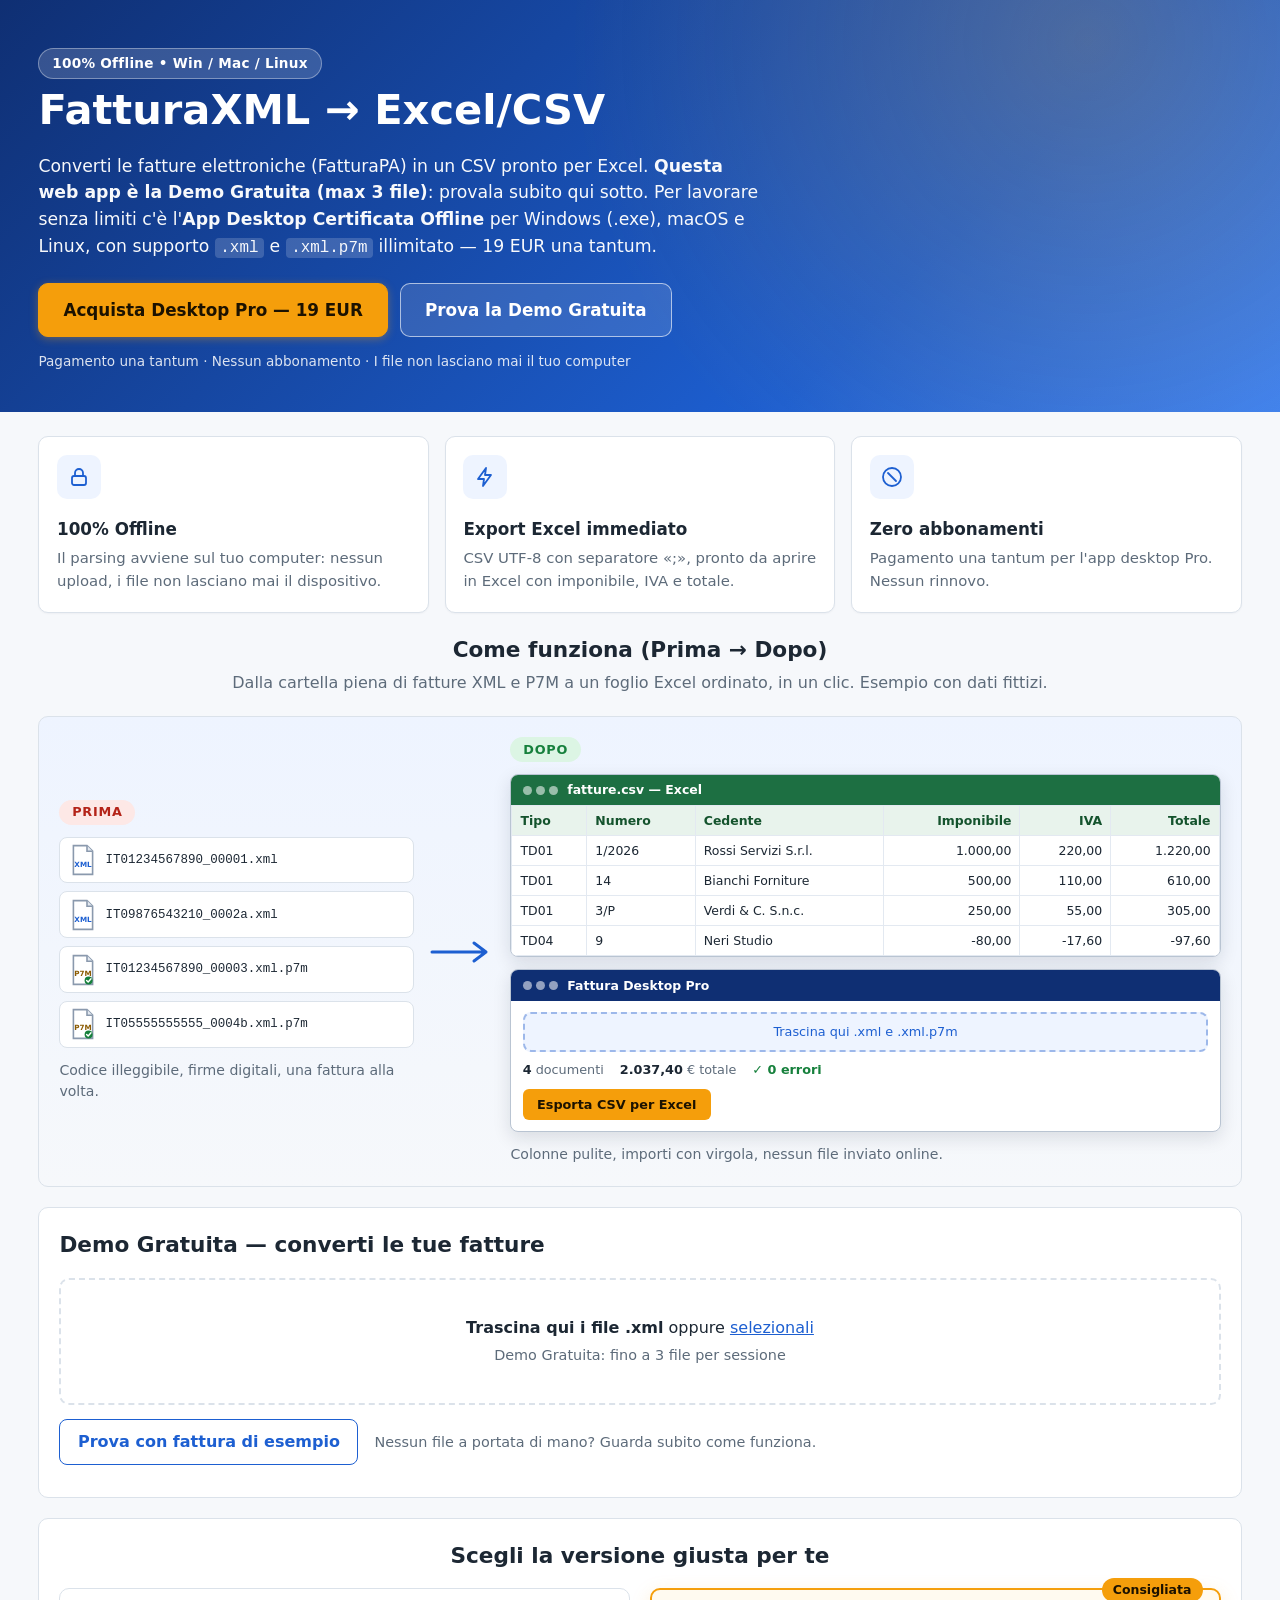
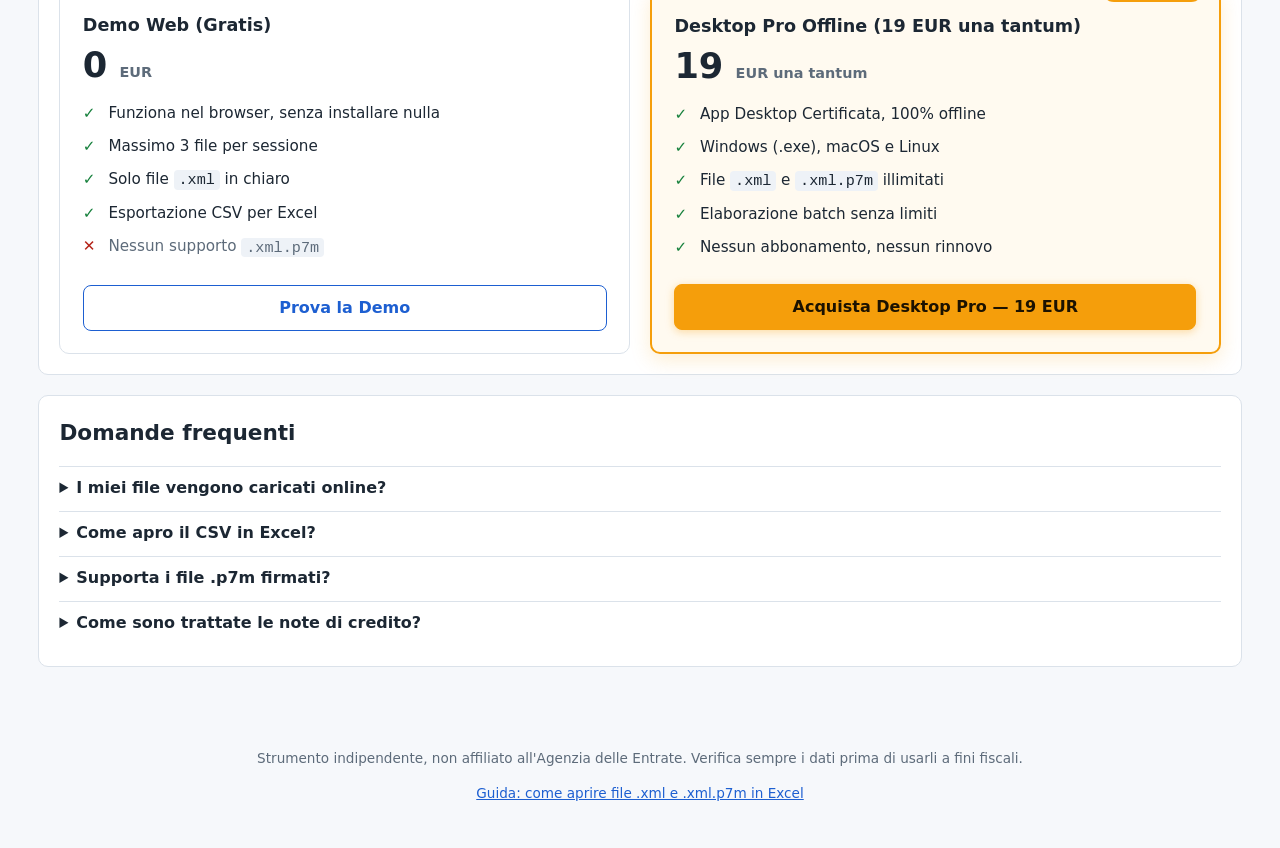
<file: index.html>
<!DOCTYPE html>
<html lang="it">
<head>
  <meta charset="utf-8">
  <meta name="viewport" content="width=device-width, initial-scale=1">
  <title>FatturaXML → Excel/CSV — Demo Gratuita e App Desktop Offline</title>
  <meta name="description" content="Prova gratis la conversione di fatture elettroniche XML in CSV/Excel (max 3 file). Versione Pro da 19 EUR: app desktop offline per Windows, macOS e Linux, .xml e .xml.p7m illimitati.">
  <meta name="robots" content="index, follow">
  <meta property="og:type" content="website">
  <meta property="og:locale" content="it_IT">
  <meta property="og:title" content="FatturaXML → Excel/CSV — Demo Gratuita e App Desktop Offline">
  <meta property="og:description" content="Demo web gratuita (max 3 file) e app desktop Pro offline da 19 EUR una tantum per Windows, macOS e Linux. Nessun abbonamento.">
  <meta name="twitter:card" content="summary">
  <meta property="og:url" content="https://skappax.github.io/fattura-xml-csv/">
  <link rel="canonical" href="https://skappax.github.io/fattura-xml-csv/">
  <script type="application/ld+json">
  [
    {
      "@context": "https://schema.org",
      "@type": "SoftwareApplication",
      "name": "FatturaXML Desktop Pro",
      "applicationCategory": "BusinessApplication",
      "operatingSystem": "Windows, macOS, Linux",
      "inLanguage": "it",
      "url": "https://skappax.github.io/fattura-xml-csv/",
      "description": "Converte fatture elettroniche XML e XML.P7M in CSV/Excel, 100% offline.",
      "offers": {"@type": "Offer", "price": "19.00", "priceCurrency": "EUR"}
    },
    {
      "@context": "https://schema.org",
      "@type": "FAQPage",
      "inLanguage": "it",
      "mainEntity": [
        {"@type": "Question", "name": "I miei file vengono caricati online?",
         "acceptedAnswer": {"@type": "Answer", "text": "No. Il parsing avviene nel tuo browser (Demo) o sul tuo computer (Desktop Pro); nessun file lascia il tuo dispositivo."}},
        {"@type": "Question", "name": "Come apro il CSV in Excel?",
         "acceptedAnswer": {"@type": "Answer", "text": "Doppio clic sul file: il BOM UTF-8 e il separatore «;» fanno aprire correttamente accenti e colonne."}},
        {"@type": "Question", "name": "Supporta i file .p7m firmati?",
         "acceptedAnswer": {"@type": "Answer", "text": "La Demo Web legge solo XML FatturaPA in chiaro. L'App Desktop Pro supporta .xml e .xml.p7m senza limiti."}},
        {"@type": "Question", "name": "Come sono trattate le note di credito?",
         "acceptedAnswer": {"@type": "Answer", "text": "Gli importi sono riportati come nel file, senza cambiare segno; il tipo documento (es. TD04) è nella colonna «Tipo»."}}
      ]
    }
  ]
  </script>
  <link rel="stylesheet" href="style.css">
</head>
<body>
  <header class="hero">
    <div class="container">
      <p class="badge">100% Offline • Win / Mac / Linux</p>
      <h1>FatturaXML → Excel/CSV</h1>
      <p class="lead">Converti le fatture elettroniche (FatturaPA) in un CSV pronto per Excel.
        <strong>Questa web app è la Demo Gratuita (max 3 file)</strong>: provala subito qui sotto.
        Per lavorare senza limiti c'è l'<strong>App Desktop Certificata Offline</strong> per Windows (.exe),
        macOS e Linux, con supporto <code>.xml</code> e <code>.xml.p7m</code> illimitato — 19&nbsp;EUR una tantum.</p>
      <div class="hero-cta">
        <a class="btn btn-pro btn-lg" href="https://buy.stripe.com/3cI14q2vE1YC8L1fOeeAg05">Acquista Desktop Pro — 19 EUR</a>
        <a class="btn btn-ghost btn-lg" href="#tool-title">Prova la Demo Gratuita</a>
      </div>
      <p class="hero-note">Pagamento una tantum · Nessun abbonamento · I file non lasciano mai il tuo computer</p>
    </div>
  </header>

  <main class="container">
    <section class="strengths" aria-label="Punti di forza">
      <article class="card">
        <svg class="icon" viewBox="0 0 24 24" aria-hidden="true"><rect x="5" y="11" width="14" height="9" rx="2"/><path d="M8 11V8a4 4 0 0 1 8 0v3"/></svg>
        <h3>100% Offline</h3>
        <p>Il parsing avviene sul tuo computer: nessun upload, i file non lasciano mai il dispositivo.</p>
      </article>
      <article class="card">
        <svg class="icon" viewBox="0 0 24 24" aria-hidden="true"><path d="M13 3 5 14h6l-1 7 8-11h-6z"/></svg>
        <h3>Export Excel immediato</h3>
        <p>CSV UTF-8 con separatore «;», pronto da aprire in Excel con imponibile, IVA e totale.</p>
      </article>
      <article class="card">
        <svg class="icon" viewBox="0 0 24 24" aria-hidden="true"><circle cx="12" cy="12" r="9"/><path d="m8 8 8 8"/></svg>
        <h3>Zero abbonamenti</h3>
        <p>Pagamento una tantum per l'app desktop Pro. Nessun rinnovo.</p>
      </article>
    </section>

    <section class="how" aria-labelledby="how-title">
      <h2 id="how-title">Come funziona (Prima → Dopo)</h2>
      <p class="how-intro">Dalla cartella piena di fatture XML e P7M a un foglio Excel ordinato, in un clic.
        Esempio con dati fittizi.</p>
      <figure class="flow" aria-label="Prima: file .xml e .xml.p7m. Dopo: tabella Excel e finestra Desktop Pro con gli stessi dati.">
        <div class="flow-step" aria-hidden="true">
          <p class="flow-label flow-before">Prima</p>
          <ul class="files">
            <li><svg viewBox="0 0 32 40"><path class="doc" d="M4 2h17l7 7v29H4z"/><path class="fold" d="M21 2v7h7"/><text x="16" y="29" text-anchor="middle">XML</text></svg><span>IT01234567890_00001.xml</span></li>
            <li><svg viewBox="0 0 32 40"><path class="doc" d="M4 2h17l7 7v29H4z"/><path class="fold" d="M21 2v7h7"/><text x="16" y="29" text-anchor="middle">XML</text></svg><span>IT09876543210_0002a.xml</span></li>
            <li class="signed"><svg viewBox="0 0 32 40"><path class="doc" d="M4 2h17l7 7v29H4z"/><path class="fold" d="M21 2v7h7"/><text x="16" y="27" text-anchor="middle">P7M</text><circle class="seal" cx="23" cy="33" r="5"/><path class="tick" d="m20.5 33 2 2 3.5-4"/></svg><span>IT01234567890_00003.xml.p7m</span></li>
            <li class="signed"><svg viewBox="0 0 32 40"><path class="doc" d="M4 2h17l7 7v29H4z"/><path class="fold" d="M21 2v7h7"/><text x="16" y="27" text-anchor="middle">P7M</text><circle class="seal" cx="23" cy="33" r="5"/><path class="tick" d="m20.5 33 2 2 3.5-4"/></svg><span>IT05555555555_0004b.xml.p7m</span></li>
          </ul>
          <p class="flow-cap">Codice illeggibile, firme digitali, una fattura alla volta.</p>
        </div>

        <svg class="flow-arrow" viewBox="0 0 64 24" aria-hidden="true"><path d="M2 12h54m-12-9 12 9-12 9"/></svg>

        <div class="flow-step" aria-hidden="true">
          <p class="flow-label flow-after">Dopo</p>
          <div class="mock sheet">
            <div class="mock-bar sheet-bar"><span class="dots"><i></i><i></i><i></i></span>fatture.csv — Excel</div>
            <table class="mock-table">
              <thead><tr><th>Tipo</th><th>Numero</th><th>Cedente</th><th class="num">Imponibile</th><th class="num">IVA</th><th class="num">Totale</th></tr></thead>
              <tbody>
                <tr><td>TD01</td><td>1/2026</td><td>Rossi Servizi S.r.l.</td><td class="num">1.000,00</td><td class="num">220,00</td><td class="num">1.220,00</td></tr>
                <tr><td>TD01</td><td>14</td><td>Bianchi Forniture</td><td class="num">500,00</td><td class="num">110,00</td><td class="num">610,00</td></tr>
                <tr><td>TD01</td><td>3/P</td><td>Verdi &amp; C. S.n.c.</td><td class="num">250,00</td><td class="num">55,00</td><td class="num">305,00</td></tr>
                <tr><td>TD04</td><td>9</td><td>Neri Studio</td><td class="num">-80,00</td><td class="num">-17,60</td><td class="num">-97,60</td></tr>
              </tbody>
            </table>
          </div>
          <div class="mock app">
            <div class="mock-bar app-bar"><span class="dots"><i></i><i></i><i></i></span>Fattura Desktop Pro</div>
            <div class="app-body">
              <div class="app-drop">Trascina qui .xml e .xml.p7m</div>
              <div class="app-stats"><span><b>4</b> documenti</span><span><b>2.037,40</b> € totale</span><span class="ok">✓ 0 errori</span></div>
              <div class="app-btn">Esporta CSV per Excel</div>
            </div>
          </div>
          <p class="flow-cap">Colonne pulite, importi con virgola, nessun file inviato online.</p>
        </div>
      </figure>
    </section>

    <section class="tool" aria-labelledby="tool-title">
      <h2 id="tool-title">Demo Gratuita — converti le tue fatture</h2>

      <div id="dropzone" class="dropzone" tabindex="0" role="button"
           aria-label="Trascina qui i file XML o premi per selezionarli">
        <p><strong>Trascina qui i file .xml</strong> oppure <span class="link">selezionali</span></p>
        <p class="hint">Demo Gratuita: fino a <span id="free-limit">3</span> file per sessione</p>
        <input id="file-input" type="file" accept=".xml,text/xml,application/xml" multiple hidden>
      </div>
      <div class="sample-row">
        <button id="sample" class="btn btn-secondary" type="button">Prova con fattura di esempio</button>
        <span class="hint">Nessun file a portata di mano? Guarda subito come funziona.</span>
      </div>

      <div id="banner" class="banner" hidden>
        <p><strong>Limite della Demo raggiunto.</strong> Alcuni file non sono stati elaborati.</p>
        <a class="btn btn-pro" href="https://buy.stripe.com/3cI14q2vE1YC8L1fOeeAg05">Ottieni Desktop Pro — 19 EUR</a>
      </div>

      <ul id="errors" class="errors" aria-live="polite"></ul>

      <div id="results" hidden>
        <div class="table-wrap">
          <table>
            <thead>
              <tr>
                <th>File</th><th>Tipo</th><th>Numero</th><th>Data</th>
                <th>Cedente</th><th>P.IVA / CF</th>
                <th class="num">Imponibile</th><th class="num">IVA</th><th class="num">Totale</th>
              </tr>
            </thead>
            <tbody id="rows"></tbody>
            <tfoot>
              <tr>
                <td colspan="6">Totali (<span id="count">0</span> documenti)</td>
                <td class="num" id="tot-imponibile">0,00</td>
                <td class="num" id="tot-iva">0,00</td>
                <td class="num" id="tot-totale">0,00</td>
              </tr>
            </tfoot>
          </table>
        </div>
        <div class="actions">
          <button id="export" class="btn btn-primary" type="button">Esporta CSV (Excel)</button>
          <button id="clear" class="btn" type="button">Svuota</button>
        </div>
      </div>
    </section>

    <section class="compare" id="unlock-pro" aria-labelledby="compare-title">
      <h2 id="compare-title">Scegli la versione giusta per te</h2>
      <div class="compare-grid">
        <article class="plan">
          <h3>Demo Web (Gratis)</h3>
          <p class="price">0 <span>EUR</span></p>
          <ul class="features">
            <li>Funziona nel browser, senza installare nulla</li>
            <li>Massimo 3 file per sessione</li>
            <li>Solo file <code>.xml</code> in chiaro</li>
            <li>Esportazione CSV per Excel</li>
            <li class="no">Nessun supporto <code>.xml.p7m</code></li>
          </ul>
          <a class="btn btn-secondary btn-block" href="#tool-title">Prova la Demo</a>
        </article>
        <article class="plan plan-pro">
          <p class="plan-flag">Consigliata</p>
          <h3>Desktop Pro Offline (19 EUR una tantum)</h3>
          <p class="price">19 <span>EUR una tantum</span></p>
          <ul class="features">
            <li>App Desktop Certificata, 100% offline</li>
            <li>Windows (.exe), macOS e Linux</li>
            <li>File <code>.xml</code> e <code>.xml.p7m</code> illimitati</li>
            <li>Elaborazione batch senza limiti</li>
            <li>Nessun abbonamento, nessun rinnovo</li>
          </ul>
          <a class="btn btn-pro btn-block" href="https://buy.stripe.com/3cI14q2vE1YC8L1fOeeAg05">Acquista Desktop Pro — 19 EUR</a>
        </article>
      </div>
    </section>

    <section class="faq">
      <h2>Domande frequenti</h2>
      <details><summary>I miei file vengono caricati online?</summary>
        <p>No. Il parsing avviene nel tuo browser (Demo) o sul tuo computer (Desktop Pro); puoi anche scollegarti da internet dopo aver aperto la pagina.</p></details>
      <details><summary>Come apro il CSV in Excel?</summary>
        <p>Doppio clic sul file: il BOM UTF-8 e il separatore «;» fanno aprire correttamente accenti e colonne.</p></details>
      <details><summary>Supporta i file .p7m firmati?</summary>
        <p>La Demo Web legge solo XML FatturaPA in chiaro. L'App Desktop Pro supporta <code>.xml</code> e <code>.xml.p7m</code> senza limiti.</p></details>
      <details><summary>Come sono trattate le note di credito?</summary>
        <p>Gli importi sono riportati come nel file, senza cambiare segno; il tipo documento (es. TD04) è nella colonna «Tipo».</p></details>
    </section>
  </main>

  <footer class="footer"><div class="container">
    <p>Strumento indipendente, non affiliato all'Agenzia delle Entrate. Verifica sempre i dati prima di usarli a fini fiscali.</p>
    <p><a class="link" href="aprire-fattura-xml-p7m-excel.html">Guida: come aprire file .xml e .xml.p7m in Excel</a></p>
  </div></footer>

  <script src="app.js"></script>
</body>
</html>
</file>
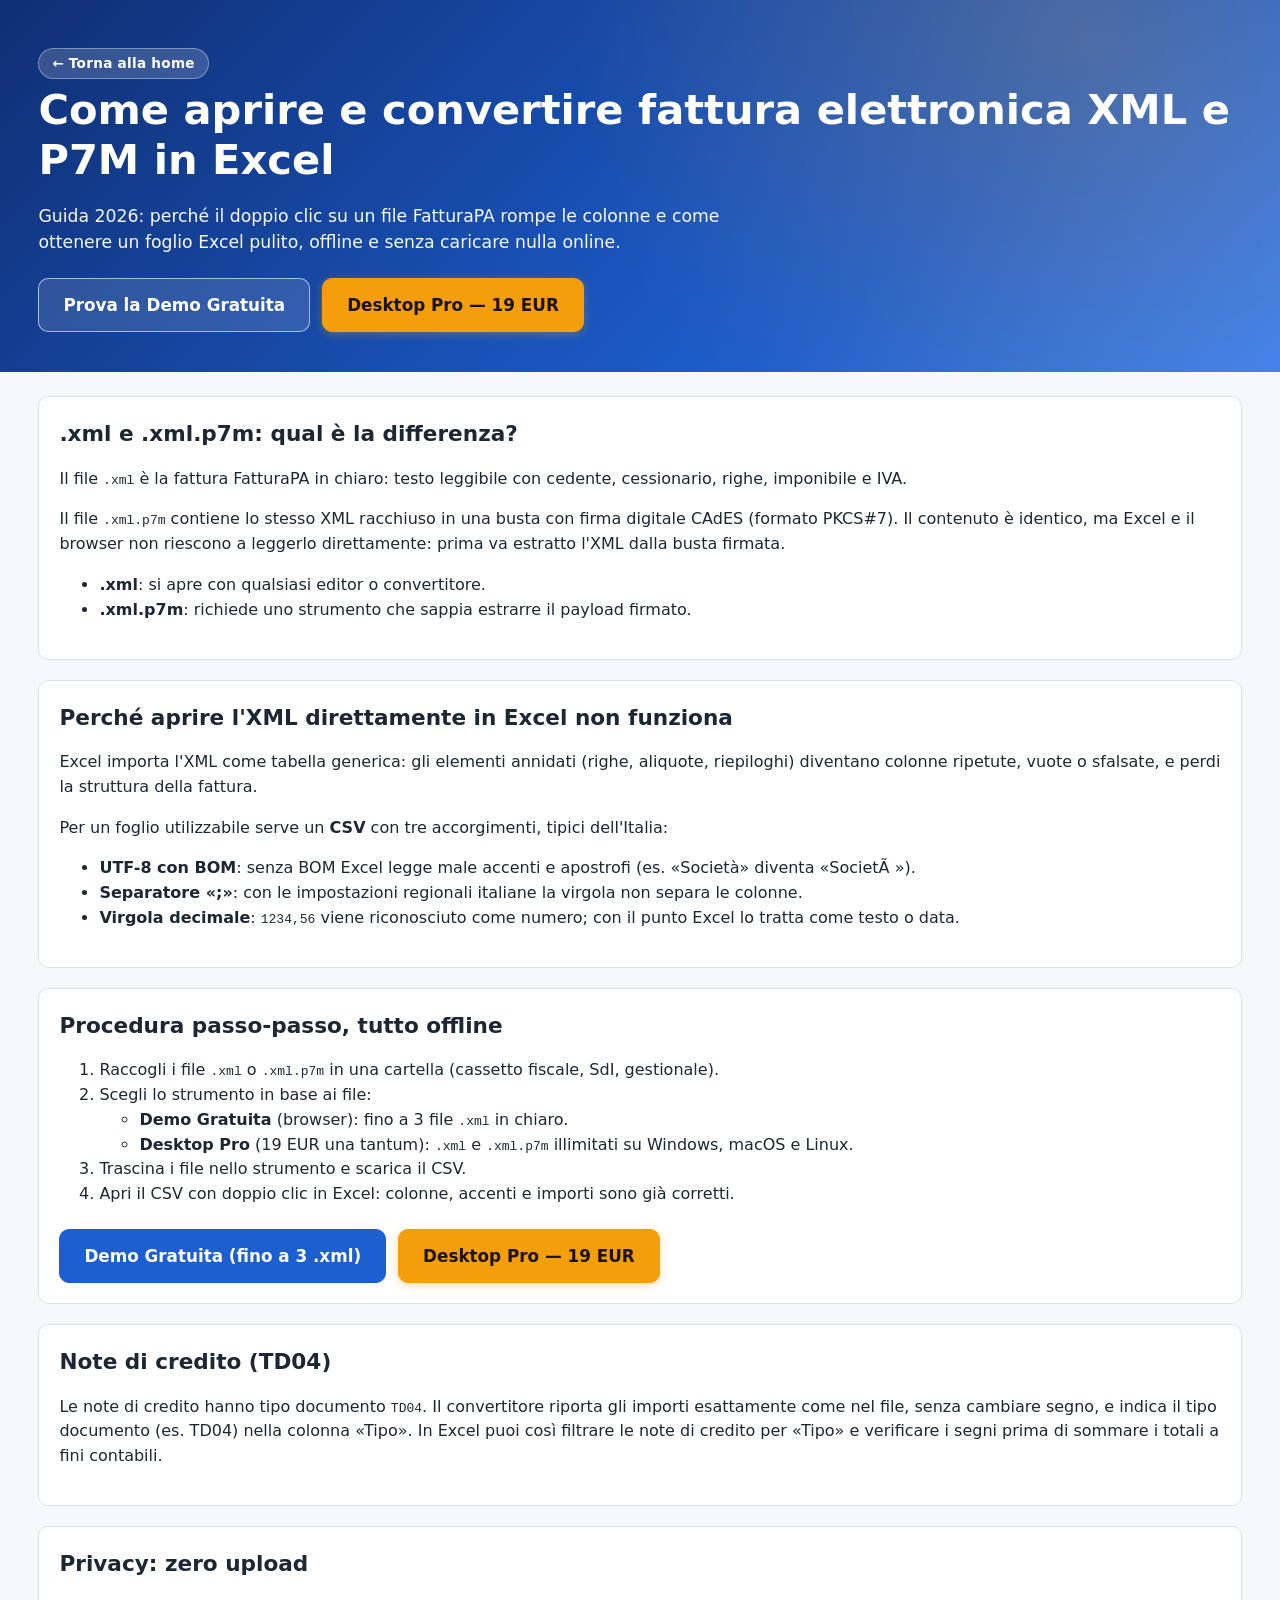
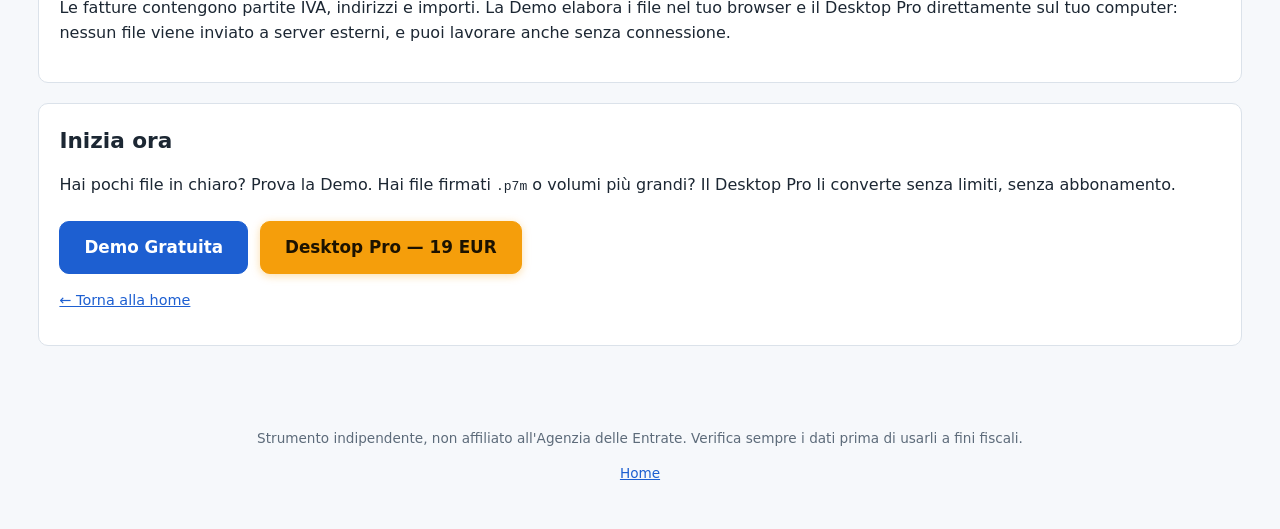
<file: aprire-fattura-xml-p7m-excel.html>
<!DOCTYPE html>
<html lang="it">
<head>
  <meta charset="utf-8">
  <meta name="viewport" content="width=device-width, initial-scale=1">
  <title>Come aprire e convertire fattura elettronica XML e P7M in Excel (Guida 2026)</title>
  <meta name="description" content="Guida pratica 2026: come aprire una fattura elettronica .xml o .xml.p7m in Excel senza colonne rotte. CSV UTF-8 con BOM, separatore ; e virgola decimale, note di credito TD04, tutto offline.">
  <meta name="robots" content="index, follow">
  <link rel="canonical" href="https://skappax.github.io/fattura-xml-csv/aprire-fattura-xml-p7m-excel.html">
  <meta property="og:type" content="article">
  <meta property="og:locale" content="it_IT">
  <meta property="og:title" content="Come aprire e convertire fattura elettronica XML e P7M in Excel (Guida 2026)">
  <meta property="og:description" content="Differenza tra .xml e .xml.p7m, CSV corretto per Excel, note di credito TD04 e conversione offline senza upload.">
  <meta property="og:url" content="https://skappax.github.io/fattura-xml-csv/aprire-fattura-xml-p7m-excel.html">
  <meta name="twitter:card" content="summary">
  <link rel="stylesheet" href="style.css">
  <script type="application/ld+json">
  [
    {
      "@context": "https://schema.org",
      "@type": "Article",
      "headline": "Come aprire e convertire fattura elettronica XML e P7M in Excel (Guida 2026)",
      "inLanguage": "it",
      "datePublished": "2026-11-19",
      "dateModified": "2026-11-19",
      "mainEntityOfPage": "https://skappax.github.io/fattura-xml-csv/aprire-fattura-xml-p7m-excel.html",
      "author": {"@type": "Organization", "name": "FatturaXML"},
      "publisher": {"@type": "Organization", "name": "FatturaXML"},
      "description": "Guida pratica per aprire fatture elettroniche .xml e .xml.p7m in Excel tramite CSV UTF-8 con BOM."
    },
    {
      "@context": "https://schema.org",
      "@type": "HowTo",
      "name": "Come convertire una fattura elettronica XML o P7M in Excel",
      "inLanguage": "it",
      "totalTime": "PT2M",
      "step": [
        {"@type": "HowToStep", "position": 1, "name": "Raccogli i file", "text": "Metti in una cartella le fatture .xml o .xml.p7m scaricate dal cassetto fiscale o ricevute dal gestionale."},
        {"@type": "HowToStep", "position": 2, "name": "Scegli lo strumento", "text": "Usa la Demo gratuita nel browser per un massimo di 3 file .xml, oppure l'app Desktop Pro per .xml e .xml.p7m illimitati."},
        {"@type": "HowToStep", "position": 3, "name": "Converti in CSV", "text": "Trascina i file nello strumento e scarica il CSV UTF-8 con BOM, separatore punto e virgola e virgola decimale."},
        {"@type": "HowToStep", "position": 4, "name": "Apri in Excel", "text": "Fai doppio clic sul CSV: accenti, colonne e importi vengono letti correttamente."}
      ]
    }
  ]
  </script>
</head>
<body>
  <header class="hero">
    <div class="container">
      <p class="badge"><a href="index.html" style="color:inherit;text-decoration:none">← Torna alla home</a></p>
      <h1>Come aprire e convertire fattura elettronica XML e P7M in Excel</h1>
      <p class="lead">Guida 2026: perché il doppio clic su un file FatturaPA rompe le colonne e come ottenere un foglio Excel pulito, offline e senza caricare nulla online.</p>
      <div class="hero-cta">
        <a class="btn btn-ghost btn-lg" href="index.html#tool-title">Prova la Demo Gratuita</a>
        <a class="btn btn-pro btn-lg" href="https://buy.stripe.com/3cI14q2vE1YC8L1fOeeAg05">Desktop Pro — 19 EUR</a>
      </div>
    </div>
  </header>

  <main class="container">
    <article class="tool">
      <h2>.xml e .xml.p7m: qual è la differenza?</h2>
      <p>Il file <code>.xml</code> è la fattura FatturaPA in chiaro: testo leggibile con cedente, cessionario, righe, imponibile e IVA.</p>
      <p>Il file <code>.xml.p7m</code> contiene lo stesso XML racchiuso in una busta con firma digitale CAdES (formato PKCS#7). Il contenuto è identico, ma Excel e il browser non riescono a leggerlo direttamente: prima va estratto l'XML dalla busta firmata.</p>
      <ul>
        <li><strong>.xml</strong>: si apre con qualsiasi editor o convertitore.</li>
        <li><strong>.xml.p7m</strong>: richiede uno strumento che sappia estrarre il payload firmato.</li>
      </ul>
    </article>

    <article class="tool">
      <h2>Perché aprire l'XML direttamente in Excel non funziona</h2>
      <p>Excel importa l'XML come tabella generica: gli elementi annidati (righe, aliquote, riepiloghi) diventano colonne ripetute, vuote o sfalsate, e perdi la struttura della fattura.</p>
      <p>Per un foglio utilizzabile serve un <strong>CSV</strong> con tre accorgimenti, tipici dell'Italia:</p>
      <ul>
        <li><strong>UTF-8 con BOM</strong>: senza BOM Excel legge male accenti e apostrofi (es. «Società» diventa «SocietÃ »).</li>
        <li><strong>Separatore «;»</strong>: con le impostazioni regionali italiane la virgola non separa le colonne.</li>
        <li><strong>Virgola decimale</strong>: <code>1234,56</code> viene riconosciuto come numero; con il punto Excel lo tratta come testo o data.</li>
      </ul>
    </article>

    <article class="tool">
      <h2>Procedura passo-passo, tutto offline</h2>
      <ol>
        <li>Raccogli i file <code>.xml</code> o <code>.xml.p7m</code> in una cartella (cassetto fiscale, SdI, gestionale).</li>
        <li>Scegli lo strumento in base ai file:
          <ul>
            <li><strong>Demo Gratuita</strong> (browser): fino a 3 file <code>.xml</code> in chiaro.</li>
            <li><strong>Desktop Pro</strong> (19 EUR una tantum): <code>.xml</code> e <code>.xml.p7m</code> illimitati su Windows, macOS e Linux.</li>
          </ul>
        </li>
        <li>Trascina i file nello strumento e scarica il CSV.</li>
        <li>Apri il CSV con doppio clic in Excel: colonne, accenti e importi sono già corretti.</li>
      </ol>
      <div class="hero-cta">
        <a class="btn btn-primary btn-lg" href="index.html#tool-title">Demo Gratuita (fino a 3 .xml)</a>
        <a class="btn btn-pro btn-lg" href="https://buy.stripe.com/3cI14q2vE1YC8L1fOeeAg05">Desktop Pro — 19 EUR</a>
      </div>
    </article>

    <article class="tool">
      <h2>Note di credito (TD04)</h2>
      <p>Le note di credito hanno tipo documento <code>TD04</code>. Il convertitore riporta gli importi esattamente come nel file, senza cambiare segno, e indica il tipo documento (es. TD04) nella colonna «Tipo». In Excel puoi così filtrare le note di credito per «Tipo» e verificare i segni prima di sommare i totali a fini contabili.</p>
    </article>

    <article class="tool">
      <h2>Privacy: zero upload</h2>
      <p>Le fatture contengono partite IVA, indirizzi e importi. La Demo elabora i file nel tuo browser e il Desktop Pro direttamente sul tuo computer: nessun file viene inviato a server esterni, e puoi lavorare anche senza connessione.</p>
    </article>

    <article class="tool">
      <h2>Inizia ora</h2>
      <p>Hai pochi file in chiaro? Prova la Demo. Hai file firmati <code>.p7m</code> o volumi più grandi? Il Desktop Pro li converte senza limiti, senza abbonamento.</p>
      <div class="hero-cta">
        <a class="btn btn-primary btn-lg" href="index.html#tool-title">Demo Gratuita</a>
        <a class="btn btn-pro btn-lg" href="https://buy.stripe.com/3cI14q2vE1YC8L1fOeeAg05">Desktop Pro — 19 EUR</a>
      </div>
      <p class="hint"><a class="link" href="index.html">← Torna alla home</a></p>
    </article>
  </main>

  <footer class="footer"><div class="container">
    <p>Strumento indipendente, non affiliato all'Agenzia delle Entrate. Verifica sempre i dati prima di usarli a fini fiscali.</p>
    <p><a class="link" href="index.html">Home</a></p>
  </div></footer>
</body>
</html>
</file>
<file: style.css>
:root {
  --bg: #f6f8fb; --surface: #fff; --text: #1c2733; --muted: #5d6b7a;
  --border: #dbe2ea; --primary: #1d5fd1; --primary-dark: #164aa6;
  --accent: #f59e0b; --accent-dark: #d97706; --danger: #b42318; --radius: 10px;
}
* { box-sizing: border-box; }
[hidden] { display: none !important; }
html { scroll-behavior: smooth; }
body {
  margin: 0; background: var(--bg); color: var(--text); line-height: 1.55;
  font-family: system-ui, -apple-system, "Segoe UI", Roboto, sans-serif;
}
.container { width: min(94%, 1240px); margin: 0 auto; }
h1 { font-size: clamp(1.8rem, 5vw, 2.6rem); margin: .4rem 0; line-height: 1.2; }
h2 { font-size: 1.35rem; margin: 0 0 1rem; }

.hero {
  background: radial-gradient(circle at 85% 10%, rgba(245, 158, 11, .22), transparent 45%),
    linear-gradient(135deg, #0f2f73, #1d5fd1 70%, #3b82f6);
  color: #fff; padding: 3rem 0 2.5rem;
}
.badge { display: inline-block; margin: 0; padding: .25rem .8rem; border-radius: 999px;
  background: rgba(255, 255, 255, .16); border: 1px solid rgba(255, 255, 255, .35);
  font-size: .85rem; font-weight: 600; letter-spacing: .02em; }
.lead { max-width: 720px; font-size: 1.08rem; opacity: .97; }
.lead code { background: rgba(255, 255, 255, .18); padding: .05rem .35rem; border-radius: 4px; font-size: .92em; }
.hero-cta { display: flex; flex-wrap: wrap; gap: .75rem; margin-top: 1.4rem; }
.hero-note { margin: .9rem 0 0; font-size: .85rem; opacity: .85; }

main { padding-top: 1.5rem; padding-bottom: 2rem; }
.strengths { display: grid; grid-template-columns: repeat(3, 1fr); gap: 1rem; margin-bottom: 1.25rem; }
.card {
  background: var(--surface); border: 1px solid var(--border); border-radius: var(--radius);
  padding: 1.1rem 1.1rem 1.2rem; box-shadow: 0 1px 2px rgba(16, 24, 40, .04);
}
.card h3 { margin: .6rem 0 .3rem; font-size: 1.05rem; }
.card p { margin: 0; color: var(--muted); font-size: .93rem; }
.icon {
  width: 44px; height: 44px; padding: 10px; border-radius: 10px; background: #eef4ff;
  fill: none; stroke: var(--primary); stroke-width: 1.8; stroke-linecap: round; stroke-linejoin: round;
}
.how { margin-bottom: 1.25rem; }
.how h2 { text-align: center; margin-bottom: .3rem; }
.how-intro { text-align: center; color: var(--muted); margin: 0 0 1.25rem; }
.flow {
  display: grid; grid-template-columns: minmax(0, 1fr) 64px minmax(0, 2fr); gap: 1rem;
  align-items: center; margin: 0; padding: 1.25rem; border-radius: var(--radius);
  background: linear-gradient(180deg, #eef4ff, #f6f8fb); border: 1px solid var(--border);
}
.flow-step { display: flex; flex-direction: column; gap: .75rem; min-width: 0; }
.flow-label {
  align-self: flex-start; margin: 0; padding: .15rem .8rem; border-radius: 999px;
  font-size: .8rem; font-weight: 700; letter-spacing: .06em; text-transform: uppercase;
}
.flow-before { background: #fde8e6; color: var(--danger); }
.flow-after { background: #dcf5e4; color: #16803c; }
.flow-cap { margin: 0; color: var(--muted); font-size: .88rem; }
.flow-arrow {
  width: 64px; height: 24px; fill: none; stroke: var(--primary); stroke-width: 3;
  stroke-linecap: round; stroke-linejoin: round;
}
.files { list-style: none; margin: 0; padding: 0; display: grid; gap: .5rem; }
.files li {
  display: flex; align-items: center; gap: .6rem; padding: .4rem .6rem; min-width: 0;
  background: var(--surface); border: 1px solid var(--border); border-radius: 8px;
}
.files svg { flex: none; width: 26px; height: 32px; }
.files span { font: .78rem/1.3 ui-monospace, SFMono-Regular, Menlo, monospace; overflow-wrap: anywhere; }
.files .doc { fill: #fff; stroke: #8a99ad; stroke-width: 2; }
.files .fold { fill: #e3e9f1; stroke: #8a99ad; stroke-width: 2; }
.files text { font: 700 9px system-ui, sans-serif; fill: var(--primary); }
.files .signed text { fill: #8a5a00; }
.files .seal { fill: #16803c; }
.files .tick { fill: none; stroke: #fff; stroke-width: 1.8; stroke-linecap: round; stroke-linejoin: round; }

.mock {
  background: var(--surface); border: 1px solid #b9c4d2; border-radius: 8px; overflow: hidden;
  box-shadow: 0 6px 18px rgba(16, 24, 40, .12);
}
.mock-bar {
  display: flex; align-items: center; gap: .6rem; padding: .35rem .7rem;
  font-size: .78rem; font-weight: 600; color: #fff;
}
.sheet-bar { background: #1d6f42; }
.app-bar { background: #0f2f73; }
.dots { display: inline-flex; gap: 4px; }
.dots i { width: 9px; height: 9px; border-radius: 50%; background: rgba(255, 255, 255, .55); }
.mock-table { min-width: 0; font-size: .78rem; }
.mock-table th, .mock-table td { padding: .3rem .5rem; border: 1px solid #e3e9f1; }
.mock-table thead th { background: #e8f3ec; color: #14532d; }
.mock-table tbody tr:nth-child(even) { background: #fff; }
.mock-table td:nth-child(3) { white-space: normal; }
.app-body { display: grid; gap: .55rem; padding: .7rem; }
.app-drop {
  padding: .5rem; text-align: center; font-size: .8rem; color: var(--primary);
  border: 2px dashed #9db8ea; border-radius: 8px; background: #eef4ff;
}
.app-stats { display: flex; flex-wrap: wrap; gap: .3rem 1rem; font-size: .8rem; color: var(--muted); }
.app-stats b { color: var(--text); }
.app-stats .ok { color: #16803c; font-weight: 700; }
.app-btn {
  justify-self: start; padding: .35rem .9rem; border-radius: 6px; font-size: .8rem;
  font-weight: 700; background: var(--accent); color: #1c1200;
}

.tool, .compare, .faq {
  background: var(--surface); border: 1px solid var(--border);
  border-radius: var(--radius); padding: 1.25rem; margin-bottom: 1.25rem;
}

.dropzone {
  border: 2px dashed var(--border); border-radius: var(--radius); padding: 2rem 1rem;
  text-align: center; cursor: pointer; transition: border-color .15s, background .15s;
}
.dropzone p { margin: .25rem 0; }
.dropzone:hover, .dropzone:focus-visible, .dropzone.dragover {
  border-color: var(--primary); background: #eef4ff; outline: none;
}
.link { color: var(--primary); text-decoration: underline; }
.hint { color: var(--muted); font-size: .9rem; }

.banner {
  margin-top: 1rem; padding: .9rem 1rem; border-radius: var(--radius);
  background: #fff7e6; border: 1px solid #fcd9a0;
  display: flex; flex-wrap: wrap; gap: .75rem; align-items: center; justify-content: space-between;
}
.banner p { margin: 0; }
.errors { list-style: none; padding: 0; margin: .75rem 0 0; color: var(--danger); font-size: .92rem; }

.btn {
  display: inline-block; padding: .6rem 1.1rem; border-radius: 8px; border: 1px solid var(--border);
  background: var(--surface); color: var(--text); font: inherit; font-weight: 600;
  text-decoration: none; cursor: pointer;
  transition: transform .12s, box-shadow .12s, background .12s;
}
.btn:hover { background: #eef2f7; transform: translateY(-1px); }
.btn-primary { background: var(--primary); border-color: var(--primary); color: #fff; }
.btn-primary:hover { background: var(--primary-dark); }
.btn-secondary { background: transparent; border-color: var(--primary); color: var(--primary); }
.btn-secondary:hover { background: #eef4ff; }
.btn:focus-visible { outline: 2px solid var(--primary); outline-offset: 2px; }
.sample-row { display: flex; flex-wrap: wrap; gap: .6rem 1rem; align-items: center; margin-top: .9rem; }
.sample-row .hint { margin: 0; }
.btn-pro { background: var(--accent); border-color: var(--accent); color: #1c1200; box-shadow: 0 2px 8px rgba(245, 158, 11, .35); }
.btn-pro:hover { background: var(--accent-dark); box-shadow: 0 4px 14px rgba(245, 158, 11, .45); }
.btn-lg { padding: .8rem 1.5rem; font-size: 1.05rem; border-radius: 10px; }
.btn-block { display: block; text-align: center; }
.btn-ghost { background: rgba(255, 255, 255, .12); border-color: rgba(255, 255, 255, .6); color: #fff; }
.btn-ghost:hover { background: rgba(255, 255, 255, .24); }
.actions { display: flex; flex-wrap: wrap; gap: .6rem; margin-top: 1rem; }

#results { margin-top: 1.25rem; }
.table-wrap { overflow-x: auto; border: 1px solid var(--border); border-radius: var(--radius); }
table { width: 100%; border-collapse: collapse; font-size: .9rem; }
th, td { padding: .5rem .55rem; text-align: left; border-bottom: 1px solid var(--border); white-space: nowrap; }
thead th { background: #eef2f7; font-weight: 700; }
tbody tr:nth-child(even) { background: #fafbfd; }
td.cedente { white-space: normal; min-width: 160px; }
.num { text-align: right; font-variant-numeric: tabular-nums; }
tfoot td { font-weight: 700; background: #eef4ff; border-bottom: 0; }

.compare h2 { text-align: center; }
.compare-grid { display: grid; grid-template-columns: repeat(2, 1fr); gap: 1.25rem; align-items: stretch; }
.plan {
  position: relative; display: flex; flex-direction: column; padding: 1.4rem;
  border: 1px solid var(--border); border-radius: var(--radius); background: var(--surface);
}
.plan h3 { margin: 0 0 .4rem; font-size: 1.1rem; }
.plan-pro { border: 2px solid var(--accent); background: #fffaf0; box-shadow: 0 6px 20px rgba(245, 158, 11, .18); }
.plan-flag {
  position: absolute; top: -.8rem; right: 1rem; margin: 0; padding: .15rem .7rem; border-radius: 999px;
  background: var(--accent); color: #1c1200; font-size: .78rem; font-weight: 700;
}
.price { margin: 0 0 .8rem; font-size: 2.2rem; font-weight: 800; line-height: 1.1; }
.price span { font-size: .9rem; font-weight: 600; color: var(--muted); }
.features { list-style: none; margin: 0 0 1.2rem; padding: 0; flex: 1; }
.features li { position: relative; padding: .3rem 0 .3rem 1.6rem; font-size: .95rem; }
.features li::before { content: "✓"; position: absolute; left: 0; color: #16803c; font-weight: 700; }
.features li.no { color: var(--muted); }
.features li.no::before { content: "✕"; color: var(--danger); }
.features code { background: #eef2f7; padding: .05rem .3rem; border-radius: 4px; }

.faq details { border-top: 1px solid var(--border); padding: .6rem 0; }
.faq summary { cursor: pointer; font-weight: 600; }
.faq p { color: var(--muted); margin: .5rem 0 0; }
.footer { color: var(--muted); font-size: .85rem; padding: 1rem 0 2rem; text-align: center; }

@media (max-width: 800px) {
  .strengths, .compare-grid { grid-template-columns: 1fr; }
  .flow { grid-template-columns: 1fr; }
  .flow-arrow { justify-self: center; transform: rotate(90deg); margin: .25rem 0; }
}
@media (max-width: 600px) {
  .sample-row { flex-direction: column; align-items: stretch; text-align: center; }
  .hero { padding: 2rem 0 1.75rem; }
  .hero-cta .btn { flex: 1 1 100%; text-align: center; }
  .banner { flex-direction: column; align-items: stretch; text-align: center; }
  .actions .btn { flex: 1 1 100%; text-align: center; }
  .tool, .compare, .faq { padding: 1rem; }
}
</file>
